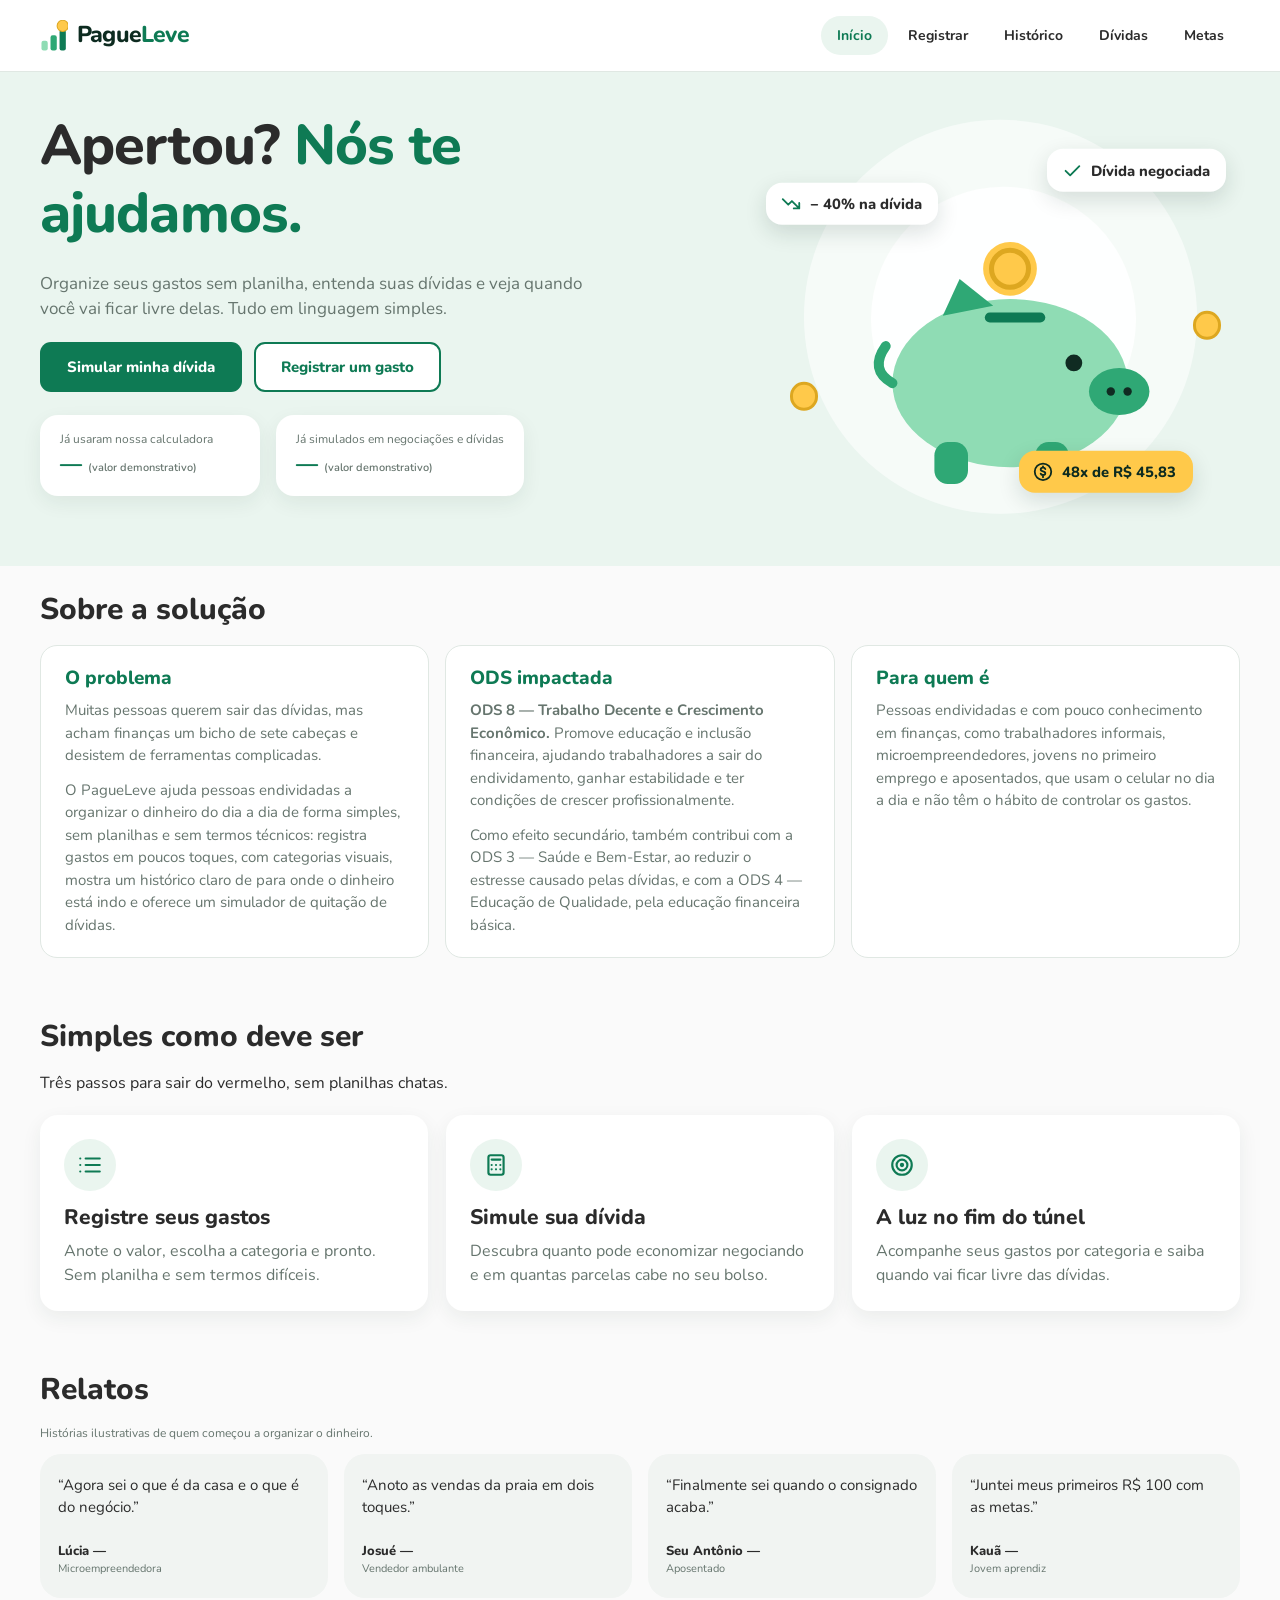
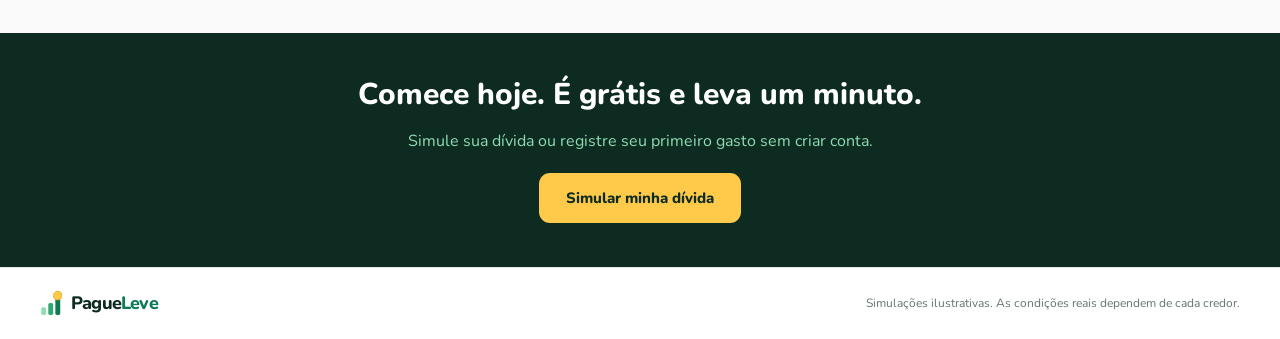
<file: index.html>
<!DOCTYPE html>
<html lang="pt-BR">
<head>
    <meta charset="UTF-8">
    <meta name="viewport" content="width=device-width, initial-scale=1.0">
    <meta name="description" content="PagueLeve: organize seus gastos sem planilha, entenda suas dívidas e veja quando você vai ficar livre delas.">
    <title>PagueLeve — Controle financeiro sem complicação</title>

    <link rel="stylesheet" href="css/base.css">
    <link rel="stylesheet" href="css/paginas.css">
    <link rel="icon" type="image/svg+xml" href="assets/img/favicon.svg">
</head>
<body>

    <header class="cabecalho">
        <a href="index.html" class="logo">Pague<span>Leve</span></a>

        <nav class="menu" aria-label="Navegação principal">
            <ul>
                <li><a href="index.html" aria-current="page">Início</a></li>
                <li><a href="registrar.html">Registrar</a></li>
                <li><a href="historico.html">Histórico</a></li>
                <li><a href="dividas.html">Dívidas</a></li>
                <li><a href="metas.html">Metas</a></li>
            </ul>
        </nav>
    </header>

    <main>

        <section id="inicio" class="secao-inicio">
            <h1>Apertou? <span>Nós te ajudamos.</span></h1>
            <p>
                Organize seus gastos sem planilha, entenda suas dívidas e veja quando
                você vai ficar livre delas. Tudo em linguagem simples.
            </p>

            <div class="botoes-inicio">
                <a href="dividas.html" class="botao botao-primario">Simular minha dívida</a>
                <a href="registrar.html" class="botao botao-secundario">Registrar um gasto</a>
            </div>

            <div class="contadores">
                <div class="contador">
                    <p class="contador-rotulo">Já usaram nossa calculadora</p>
                    <p class="contador-valor">— <small>(valor demonstrativo)</small></p>
                </div>
                <div class="contador">
                    <p class="contador-rotulo">Já simulados em negociações e dívidas</p>
                    <p class="contador-valor">— <small>(valor demonstrativo)</small></p>
                </div>
            </div>

            <div class="hero__ilustracao" aria-hidden="true">
                <img class="hero__cofrinho" src="assets/img/cofrinho.svg" alt="">
                <span class="flutuante flutuante--desconto">
                    <svg class="icone" width="22" height="22" viewBox="0 0 24 24" fill="none" stroke="currentColor" stroke-width="2" stroke-linecap="round" stroke-linejoin="round"><path d="M3 7l6 6 4-4 8 8M21 11v6h-6"/></svg>
                    − 40% na dívida
                </span>
                <span class="flutuante flutuante--ok">
                    <svg class="icone" width="22" height="22" viewBox="0 0 24 24" fill="none" stroke="currentColor" stroke-width="2" stroke-linecap="round" stroke-linejoin="round"><path d="M5 12l5 5L20 7"/></svg>
                    Dívida negociada
                </span>
                <span class="flutuante flutuante--parcelas">
                    <svg class="icone" width="22" height="22" viewBox="0 0 24 24" fill="none" stroke="currentColor" stroke-width="2" stroke-linecap="round" stroke-linejoin="round"><circle cx="12" cy="12" r="9"/><path d="M14.5 9a2.5 2 0 0 0-2.5-1.5c-1.5 0-2.5.8-2.5 2s1 1.7 2.5 2 2.5.8 2.5 2-1 2-2.5 2a2.5 2 0 0 1-2.5-1.5M12 6v1.5M12 16.5V18"/></svg>
                    48x de R$ 45,83
                </span>
                <span class="moeda-solta moeda-solta--a"></span>
                <span class="moeda-solta moeda-solta--b"></span>
            </div>
            
        </section>

        <section id="sobre" class="secao-sobre">
            <h2>Sobre a solução</h2>

            <article class="sobre-bloco">
                <h3>O problema</h3>
                <p>
                    Muitas pessoas querem sair das dívidas, mas acham finanças um bicho de
                    sete cabeças e desistem de ferramentas complicadas.
                </p>
                <p>
                    O PagueLeve ajuda pessoas endividadas a organizar o dinheiro do dia a dia
                    de forma simples, sem planilhas e sem termos técnicos: registra gastos em
                    poucos toques, com categorias visuais, mostra um histórico claro de para
                    onde o dinheiro está indo e oferece um simulador de quitação de dívidas.
                </p>
            </article>

            <article class="sobre-bloco">
                <h3>ODS impactada</h3>
                <p>
                    <strong>ODS 8 — Trabalho Decente e Crescimento Econômico.</strong>
                    Promove educação e inclusão financeira, ajudando trabalhadores a sair do
                    endividamento, ganhar estabilidade e ter condições de crescer profissionalmente.
                </p>
                <p>
                    Como efeito secundário, também contribui com a ODS 3 — Saúde e Bem-Estar,
                    ao reduzir o estresse causado pelas dívidas, e com a ODS 4 — Educação de
                    Qualidade, pela educação financeira básica.
                </p>
            </article>

            <article class="sobre-bloco">
                <h3>Para quem é</h3>
                <p>
                    Pessoas endividadas e com pouco conhecimento em finanças, como trabalhadores
                    informais, microempreendedores, jovens no primeiro emprego e aposentados, que
                    usam o celular no dia a dia e não têm o hábito de controlar os gastos.
                </p>
            </article>
        </section>

        <section id="como-funciona" class="secao-como-funciona">
            <h2>Simples como deve ser</h2>
            <p>Três passos para sair do vermelho, sem planilhas chatas.</p>

            <ol class="passos">
                <li class="passo">
                    <h3>Registre seus gastos</h3>
                    <p>Anote o valor, escolha a categoria e pronto. Sem planilha e sem termos difíceis.</p>
                </li>
                <li class="passo">
                    <h3>Simule sua dívida</h3>
                    <p>Descubra quanto pode economizar negociando e em quantas parcelas cabe no seu bolso.</p>
                </li>
                <li class="passo">
                    <h3>A luz no fim do túnel</h3>
                    <p>Acompanhe seus gastos por categoria e saiba quando vai ficar livre das dívidas.</p>
                </li>
            </ol>
        </section>

        <section id="relatos" class="secao-relatos">
            <h2>Relatos</h2>
            <p class="aviso-ilustrativo">Histórias ilustrativas de quem começou a organizar o dinheiro.</p>

            <div class="cards-relato">
                <blockquote class="card-relato">
                    <p>“Agora sei o que é da casa e o que é do negócio.”</p>
                    <footer>Lúcia — <span>Microempreendedora</span></footer>
                </blockquote>
                <blockquote class="card-relato">
                    <p>“Anoto as vendas da praia em dois toques.”</p>
                    <footer>Josué — <span>Vendedor ambulante</span></footer>
                </blockquote>
                <blockquote class="card-relato">
                    <p>“Finalmente sei quando o consignado acaba.”</p>
                    <footer>Seu Antônio — <span>Aposentado</span></footer>
                </blockquote>
                <blockquote class="card-relato">
                    <p>“Juntei meus primeiros R$ 100 com as metas.”</p>
                    <footer>Kauã — <span>Jovem aprendiz</span></footer>
                </blockquote>
            </div>
        </section>

        <section class="secao-chamada">
            <h2>Comece hoje. É grátis e leva um minuto.</h2>
            <p>Simule sua dívida ou registre seu primeiro gasto sem criar conta.</p>
            <a href="dividas.html" class="botao botao-amarelo">Simular minha dívida</a>
        </section>

    </main>

    <footer class="rodape">
        <p class="logo">Pague<span>Leve</span></p>
        <p>Simulações ilustrativas. As condições reais dependem de cada credor.</p>
    </footer>

</body>
</html>
</file>
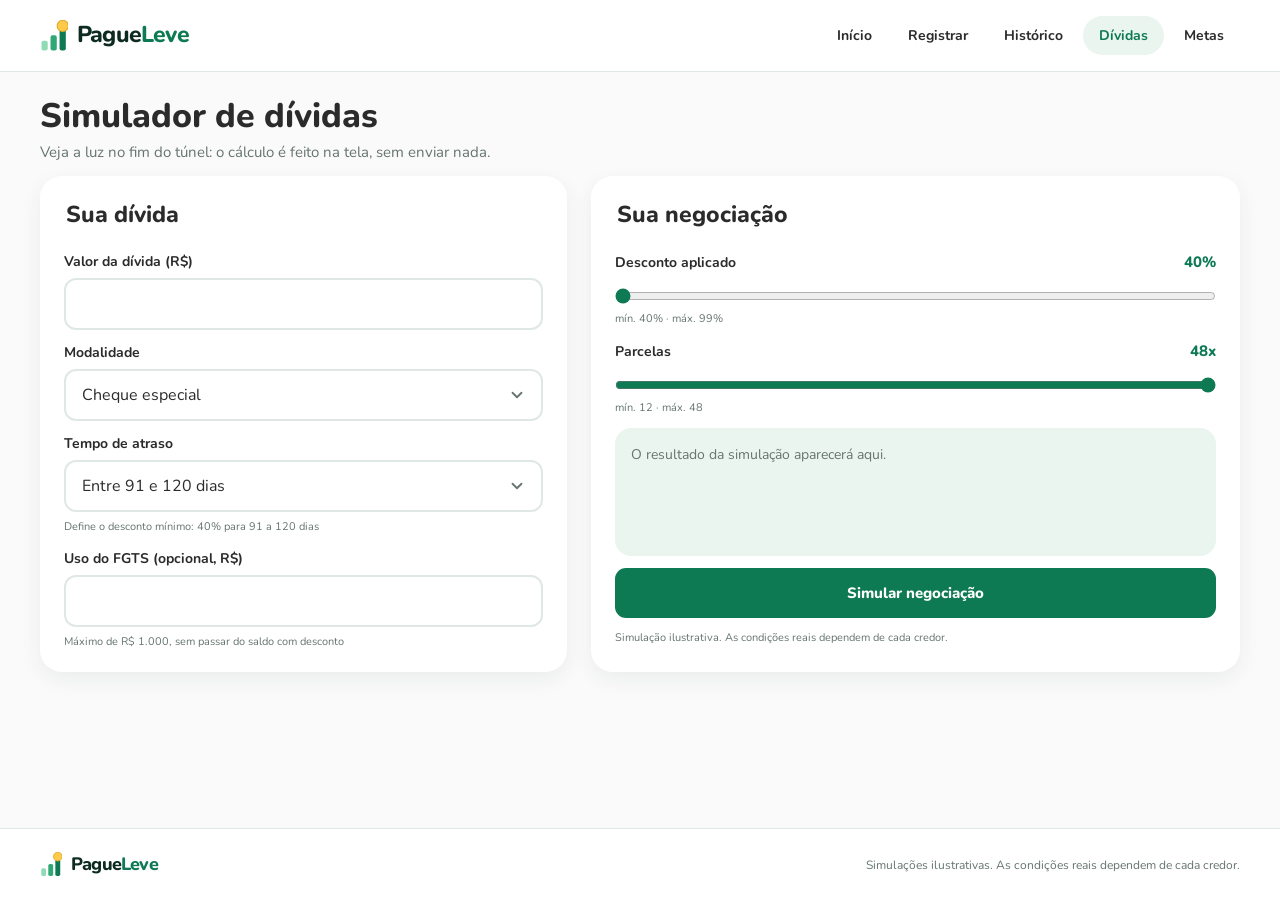
<file: dividas.html>
<!DOCTYPE html>
<html lang="pt-BR">
<head>
    <meta charset="UTF-8">
    <meta name="viewport" content="width=device-width, initial-scale=1.0">
    <title>Simulador de dívidas — PagueLeve</title>

    <link rel="stylesheet" href="css/base.css">
    <link rel="stylesheet" href="css/paginas.css">
    <link rel="icon" type="image/svg+xml" href="assets/img/favicon.svg">
</head>
<body>


    <header class="cabecalho">
        <a href="index.html" class="logo">Pague<span>Leve</span></a>

        <nav class="menu" aria-label="Navegação principal">
            <ul>
                <li><a href="index.html">Início</a></li>
                <li><a href="registrar.html">Registrar</a></li>
                <li><a href="historico.html">Histórico</a></li>
                <li><a href="dividas.html" aria-current="page">Dívidas</a></li>
                <li><a href="metas.html">Metas</a></li>
            </ul>
        </nav>
    </header>

    <main>

        <section id="dividas" class="secao-dividas">
            <h1>Simulador de dívidas</h1>
            <p>Veja a luz no fim do túnel: o cálculo é feito na tela, sem enviar nada.</p>

            <form id="form-simulador" class="formulario">

                <fieldset id="etapa-dados" class="simulador-etapa sua-divida">
                    <legend>Sua dívida</legend>

                    <div class="campo">
                        <label for="sim-valor">Valor da dívida (R$)</label>
                        <input type="number" id="sim-valor" name="sim-valor" min="0" step="0.01">
                    </div>

                    <div class="campo">
                        <label for="sim-modalidade">Modalidade</label>
                        <select id="sim-modalidade" name="sim-modalidade">
                            <option value="cheque especial">Cheque especial</option>
                        </select>
                    </div>

                    <div class="campo">
                        <label for="sim-atraso">Tempo de atraso</label>
                        <select id="sim-atraso" name="sim-atraso" aria-describedby="ajuda-atraso">
                            <option value="91-120">Entre 91 e 120 dias</option>

                        </select>
                        <small id="ajuda-atraso">Define o desconto mínimo: 40% para 91 a 120 dias</small>
                    </div>

                    <div class="campo">
                        <label for="sim-fgts">Uso do FGTS (opcional, R$)</label>
                        <input type="number" id="sim-fgts" name="sim-fgts" min="0" step="0.01" aria-describedby="ajuda-fgts">
                        <small id="ajuda-fgts">Máximo de R$ 1.000, sem passar do saldo com desconto</small>
                    </div>

                    <button type="button" id="botao-continuar" class="botao botao-primario apenas-mobile">Continuar</button>
                </fieldset>

                <fieldset id="etapa-negociacao" class="simulador-etapa sua-negociacao">
                    <legend>Sua negociação</legend>
                    <p class="apenas-mobile">Ajuste o desconto e as parcelas.</p>


                    <p id="resumo-dados-simulador" class="apenas-mobile"></p>

                    <div class="campo">
                        <label for="sim-desconto">Desconto aplicado</label>

                        <output id="sim-desconto-valor" for="sim-desconto">40%</output>
                        <input type="range" id="sim-desconto" name="sim-desconto" min="40" max="99" step="1" value="40">
                        <small>mín. 40% · máx. 99%</small>
                    </div>

                    <div class="campo">
                        <label for="sim-parcelas">Parcelas</label>
                        <output id="sim-parcelas-valor" for="sim-parcelas">48x</output>
                        <input type="range" id="sim-parcelas" name="sim-parcelas" min="12" max="48" step="1" value="48">
                        <small>mín. 12 · máx. 48</small>
                    </div>

                    <div id="resultado-simulador" class="resultado-simulador"></div>


                    <button type="submit" class="botao botao-primario apenas-desktop">Simular negociação</button>

                    <button type="button" id="botao-simular-de-novo" class="botao botao-primario apenas-mobile">Simular de novo</button>
                    <p class="aviso-ilustrativo">Simulação ilustrativa. As condições reais dependem de cada credor.</p>
                </fieldset>
            </form>
        </section>

    </main>


    <footer class="rodape">

        <p class="logo">Pague<span>Leve</span></p>
        <p>Simulações ilustrativas. As condições reais dependem de cada credor.</p>
    </footer>

    <script src="js/app.js"></script>
</body>
</html>
</file>
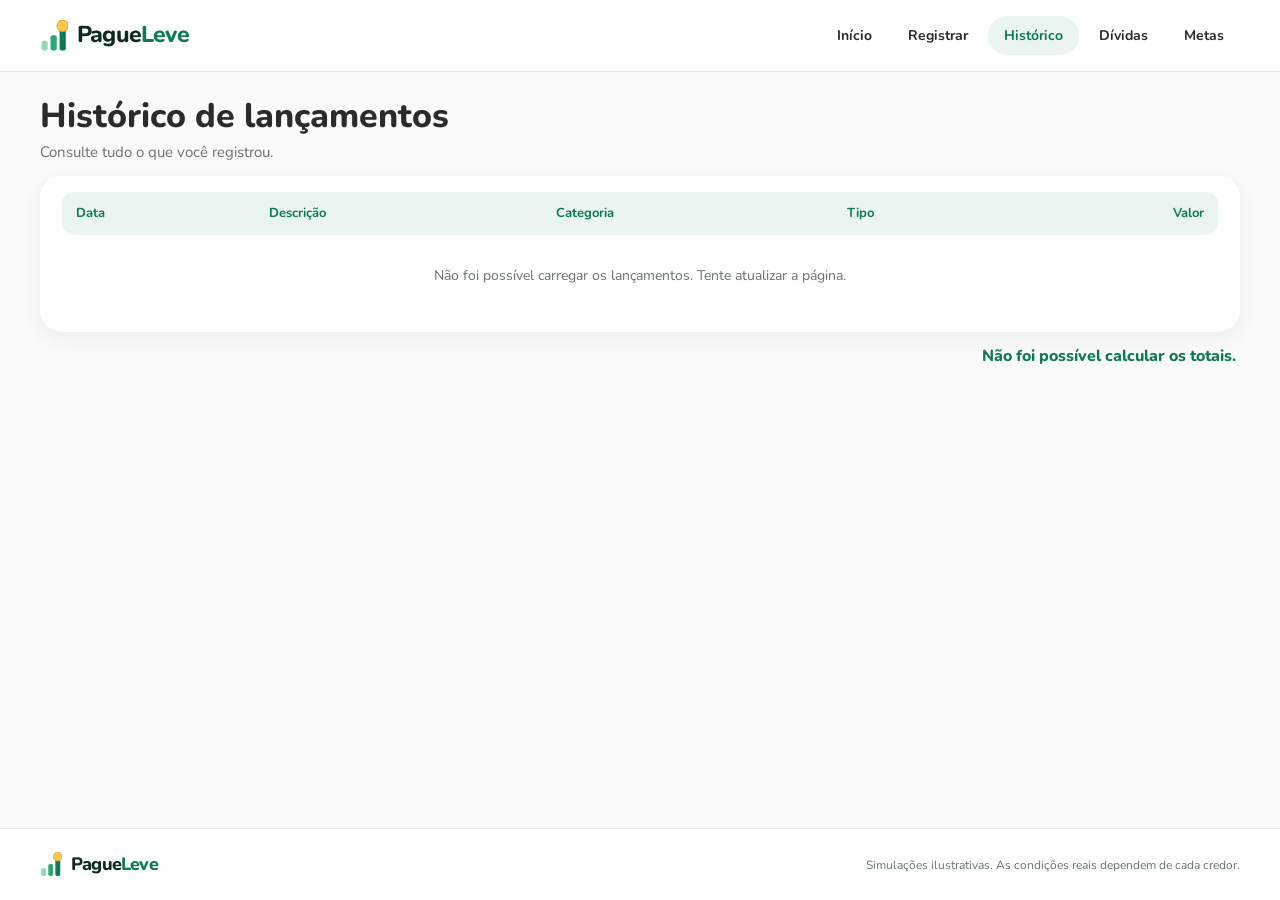
<file: historico.html>
<!DOCTYPE html>
<html lang="pt-BR">
<head>
    <meta charset="UTF-8">
    <meta name="viewport" content="width=device-width, initial-scale=1.0">
    <title>Histórico de lançamentos — PagueLeve</title>

    <link rel="stylesheet" href="css/base.css">
    <link rel="stylesheet" href="css/paginas.css">
    <link rel="icon" type="image/svg+xml" href="assets/img/favicon.svg">
</head>
<body>

    <header class="cabecalho">
        <a href="index.html" class="logo">Pague<span>Leve</span></a>

        <nav class="menu" aria-label="Navegação principal">
            <ul>
                <li><a href="index.html">Início</a></li>
                <li><a href="registrar.html">Registrar</a></li>
                <li><a href="historico.html" aria-current="page">Histórico</a></li>
                <li><a href="dividas.html">Dívidas</a></li>
                <li><a href="metas.html">Metas</a></li>
            </ul>
        </nav>
    </header>

    <main>

        <section id="historico" class="secao-historico">
            <h1>Histórico de lançamentos</h1>
            <p>Consulte tudo o que você registrou.</p>

            <table class="tabela-lancamentos">
                <thead>
                    <tr>
                        <th scope="col">Data</th>
                        <th scope="col">Descrição</th>
                        <th scope="col">Categoria</th>
                        <th scope="col">Tipo</th>
                        <th scope="col">Valor</th>
                    </tr>
                </thead>
                <tbody id="lista-lancamentos">
                    <tr>
                        <td colspan="5">Nenhum lançamento carregado ainda.</td>
                    </tr>
                </tbody>
            </table>

            <p id="totais-historico" class="totais"></p>

            <a href="registrar.html" class="botao-flutuante apenas-mobile" aria-label="Registrar lançamento">+</a>
        </section>

    </main>

    <footer class="rodape">
        <p class="logo">Pague<span>Leve</span></p>
        <p>Simulações ilustrativas. As condições reais dependem de cada credor.</p>
    </footer>

    <script src="js/lista.js"></script>
    <script src="js/app.js"></script>
</body>
</html>
</file>
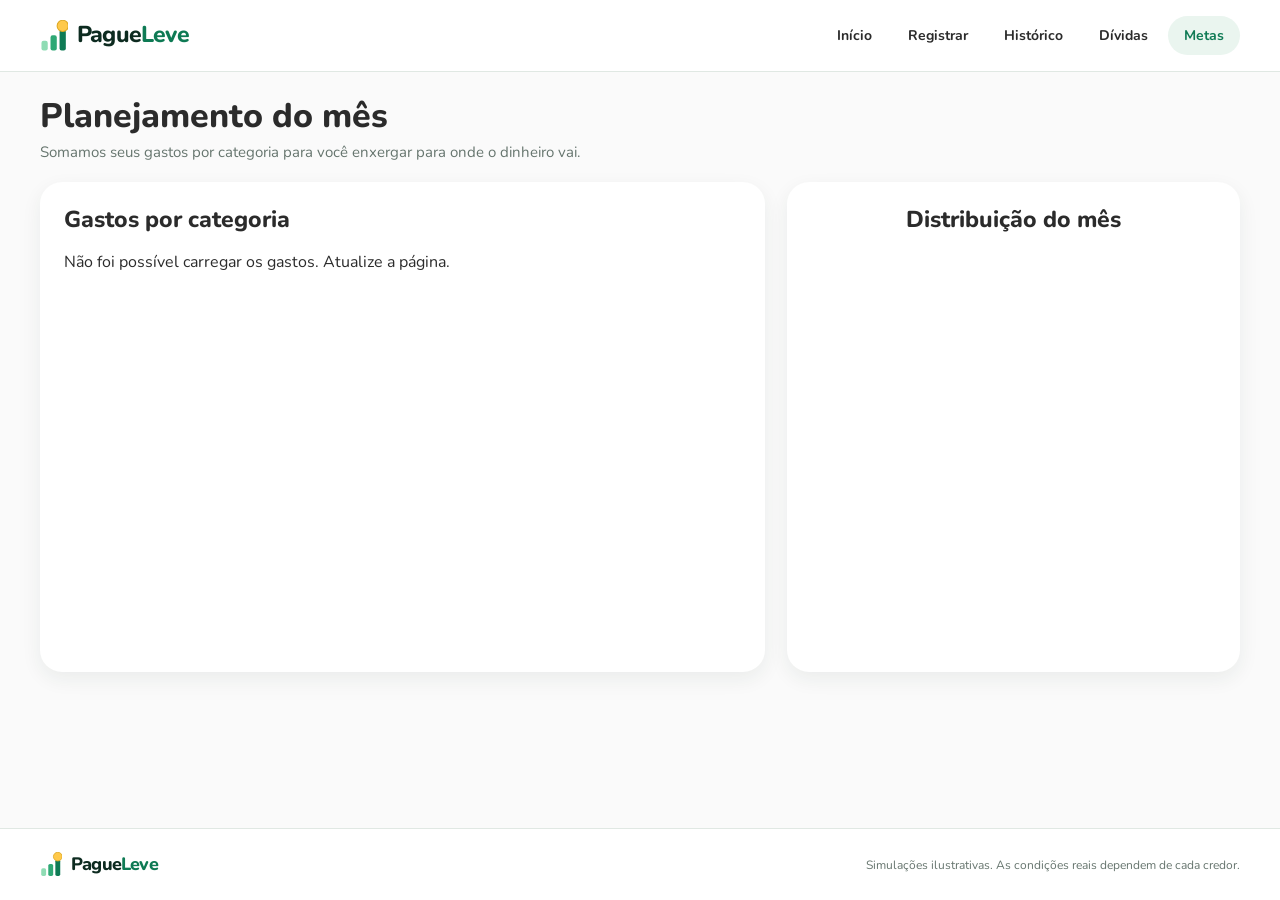
<file: metas.html>
<!DOCTYPE html>
<html lang="pt-BR">
<head>
    <meta charset="UTF-8">
    <meta name="viewport" content="width=device-width, initial-scale=1.0">
    <title>Planejamento do mês — PagueLeve</title>

    <link rel="stylesheet" href="css/base.css">
    <link rel="stylesheet" href="css/paginas.css">
    <link rel="icon" type="image/svg+xml" href="assets/img/favicon.svg">
</head>
<body>

    <header class="cabecalho">
        <a href="index.html" class="logo">Pague<span>Leve</span></a>

        <nav class="menu" aria-label="Navegação principal">
            <ul>
                <li><a href="index.html">Início</a></li>
                <li><a href="registrar.html">Registrar</a></li>
                <li><a href="historico.html">Histórico</a></li>
                <li><a href="dividas.html">Dívidas</a></li>
                <li><a href="metas.html" aria-current="page">Metas</a></li>
            </ul>
        </nav>
    </header>

    <main>

        <section id="metas" class="secao-metas">
            <h1>Planejamento do mês</h1>
            <p>Somamos seus gastos por categoria para você enxergar para onde o dinheiro vai.</p>

            <div class="painel-categorias">
                <h2>Gastos por categoria</h2>

                <p id="total-mes"></p>


                <div id="resumo-categorias"></div>


                <p id="dica-planejamento"></p>
            </div>

            <div class="painel-distribuicao apenas-desktop">
                <h2>Distribuição do mês</h2>
                <div id="grafico-distribuicao"></div>
            </div>
        </section>

    </main>

    <footer class="rodape">

        <p class="logo">Pague<span>Leve</span></p>
        <p>Simulações ilustrativas. As condições reais dependem de cada credor.</p>
    </footer>

    <script src="js/lista.js"></script>
    <script src="js/app.js"></script>
</body>
</html>
</file>
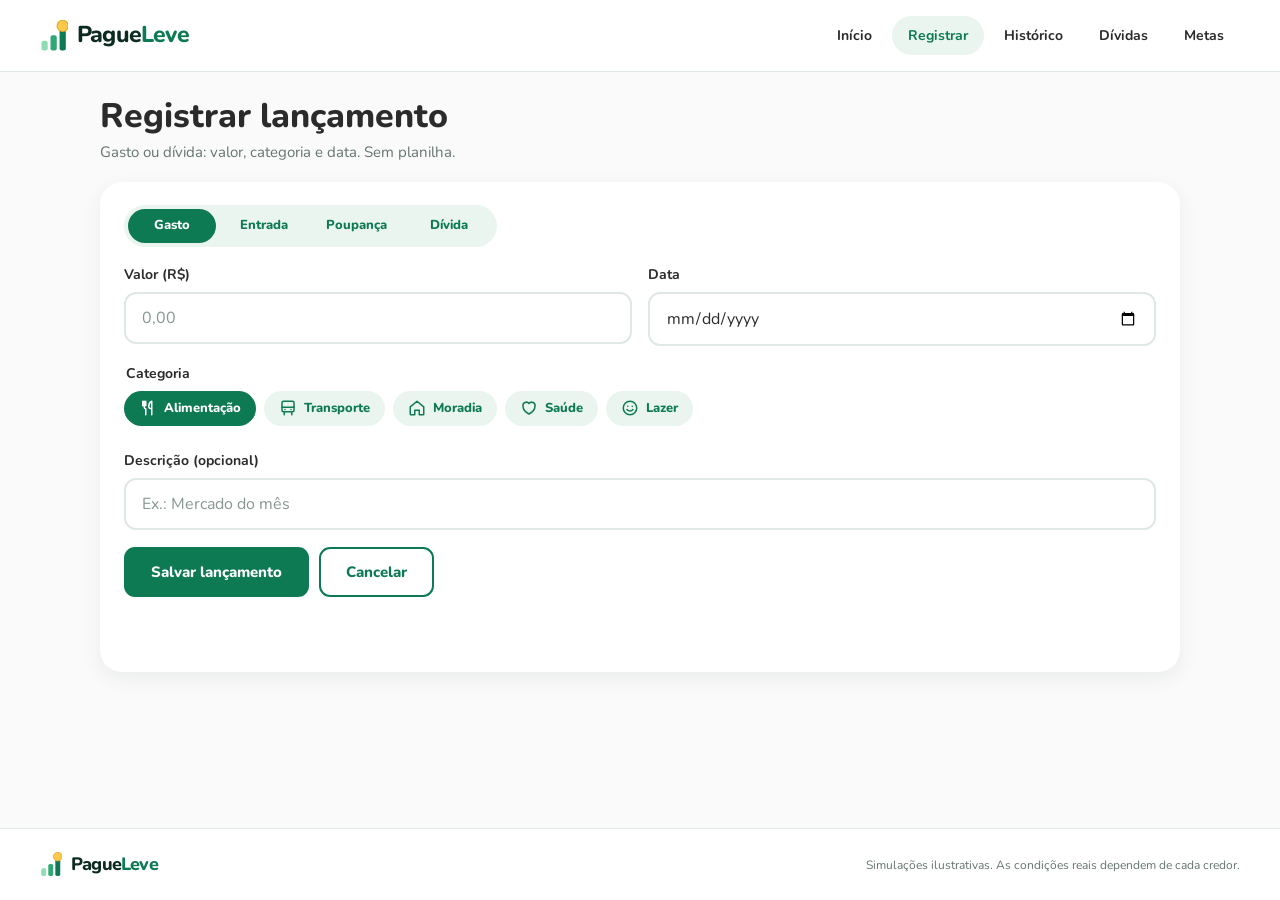
<file: registrar.html>
<!DOCTYPE html>
<html lang="pt-BR">
<head>
    <meta charset="UTF-8">
    <meta name="viewport" content="width=device-width, initial-scale=1.0">
    <title>Registrar lançamento — PagueLeve</title>

    <link rel="stylesheet" href="css/base.css">
    <link rel="stylesheet" href="css/paginas.css">
    <link rel="icon" type="image/svg+xml" href="assets/img/favicon.svg">
</head>
<body>

    <header class="cabecalho">
        <a href="index.html" class="logo">Pague<span>Leve</span></a>

        <nav class="menu" aria-label="Navegação principal">
            <ul>
                <li><a href="index.html">Início</a></li>
                <li><a href="registrar.html" aria-current="page">Registrar</a></li>
                <li><a href="historico.html">Histórico</a></li>
                <li><a href="dividas.html">Dívidas</a></li>
                <li><a href="metas.html">Metas</a></li>
            </ul>
        </nav>
    </header>

    <main>

        <section id="registrar" class="secao-registrar">
            <h1>Registrar lançamento</h1>
            <p>Gasto ou dívida: valor, categoria e data. Sem planilha.</p>

            <form id="form-lancamento" class="formulario">

                <fieldset id="tipo" class="campo grupo-opcoes controle-tipo">
                    <legend>Tipo</legend>
                    <label class="opcao">
                        <input type="radio" name="tipo" value="gasto" checked required>
                        <span>Gasto</span>
                    </label>
                    <label class="opcao">
                        <input type="radio" name="tipo" value="entrada">
                        <span>Entrada</span>
                    </label>
                    <label class="opcao">
                        <input type="radio" name="tipo" value="poupança">
                        <span>Poupança</span>
                    </label>
                    <label class="opcao">
                        <input type="radio" name="tipo" value="dívida">
                        <span>Dívida</span>
                    </label>
                </fieldset>

                <div class="campo">
                    <label for="valor">Valor (R$)</label>
                    <input type="number" id="valor" name="valor" min="0" step="0.01" placeholder="0,00" required>
                </div>

                <div class="campo">
                    <label for="data">Data</label>
                    <input type="date" id="data" name="data" required>
                </div>

                <fieldset id="categoria" class="campo grupo-opcoes categorias">
                    <legend>Categoria</legend>
                    <label class="opcao">
                        <input type="radio" name="categoria" value="alimentação" checked required>
                        <span>Alimentação</span>
                    </label>
                    <label class="opcao">
                        <input type="radio" name="categoria" value="transporte">
                        <span>Transporte</span>
                    </label>
                    <label class="opcao">
                        <input type="radio" name="categoria" value="moradia">
                        <span>Moradia</span>
                    </label>
                    <label class="opcao">
                        <input type="radio" name="categoria" value="saúde">
                        <span>Saúde</span>
                    </label>
                    <label class="opcao">
                        <input type="radio" name="categoria" value="lazer">
                        <span>Lazer</span>
                    </label>
                </fieldset>

                <div class="campo">
                    <label for="descricao">Descrição (opcional)</label>
                    <input type="text" id="descricao" name="descricao" maxlength="100" placeholder="Ex.: Mercado do mês">
                </div>

                <div class="botoes-formulario">
                    <button type="submit" class="botao botao-primario">Salvar lançamento</button>
                    <button type="reset" class="botao botao-secundario apenas-desktop">Cancelar</button>
                </div>
            </form>
        </section>
    </main>


    <footer class="rodape">
        <p class="logo">Pague<span>Leve</span></p>
        <p>Simulações ilustrativas. As condições reais dependem de cada credor.</p>
    </footer>

    <script src="js/cadastro.js"></script>
    <script src="js/app.js"></script>
</body>
</html>
</file>
<file: css/base.css>
/* =========================================================
   PagueLeve · base.css
   Tokens do guia de design (Figma), reset, tipografia e componentes
   usados em TODAS as páginas: cabeçalho, menu, botões, formulários,
   cartões e rodapé. Estilos de cada página ficam em paginas.css.
   ========================================================= */
@import url('https://fonts.googleapis.com/css2?family=Nunito:wght@400;500;600;700;800&display=swap');

:root {
	/* marca */
	--verde: #0e7a54;
	--verde-medio: #2fa875;
	--verde-claro: #8fdcb4;
	--verde-palido: #eaf5ef;
	--verde-escuro: #0d2b20;
	--amarelo: #ffc94a;
	--azul: #063472;
	/* estados dos botões (guia de design) */
	--verde-hover: #0b6644;
	--verde-pressionado: #085238;
	--amarelo-hover: #f5b92e;
	--amarelo-pressionado: #e3a41b;
	/* neutras */
	--fundo: #fafafa;
	--texto: #2b2b2b;
	--texto-suave: #66756e;
	--branco: #ffffff;
	--borda: #e0e8e3;
	/* semânticas */
	--erro: #f13232;
	--erro-fundo: #fdecec;
	--sucesso: #4bb002;
	--sucesso-fundo: #eaf6e0;
	--aviso-fundo: #fff6cc;
	/* forma */
	--sombra: 0 7px 20px rgb(23 55 39 / 7%);
	--raio: 22px;
	--largura: 1200px;
}

*, *::before, *::after {
	box-sizing: border-box;
}

html {
	scroll-behavior: smooth;
}

body {
	display: flex;
	flex-direction: column;
	min-height: 100vh;
	min-width: 320px;
	margin: 0;
	color: var(--texto);
	background: var(--fundo);
	font: 400 16px/1.5 'Nunito', system-ui, sans-serif;
}

a {
	color: inherit;
}

button, input, select, textarea {
	font: inherit;
}

button, select {
	cursor: pointer;
}

button:disabled {
	cursor: not-allowed;
	opacity: .55;
}

:focus-visible {
	outline: 3px solid var(--amarelo);
	outline-offset: 3px;
}

img, svg {
	max-width: 100%;
}

h1, h2, h3, h4, p {
	margin-top: 0;
}

h1, h2, h3 {
	line-height: 1.22;
}

h1 {
	margin-bottom: 4px;
	font-size: clamp(27px, 3vw, 34px);
	font-weight: 800;
}

h2 {
	margin-bottom: 15px;
	font-size: 25px;
	font-weight: 800;
}

h3 {
	margin-bottom: 9px;
	font-size: 21px;
	font-weight: 800;
}

p {
	margin-bottom: 12px;
}

small {
	color: var(--texto-suave);
}

/* ---------- Cabeçalho e logo (72 px no desktop, 52 px no celular) ---------- */
.cabecalho {
	position: sticky;
	top: 0;
	z-index: 40;
	height: 72px;
	display: flex;
	align-items: center;
	justify-content: space-between;
	gap: 18px;
	padding: 0 max(24px, calc((100vw - var(--largura)) / 2));
	background: var(--branco);
	border-bottom: 1px solid var(--borda);
}

.logo {
	display: inline-flex;
	align-items: center;
	flex-shrink: 0;
	margin: 0;
	color: var(--verde-escuro);
	text-decoration: none;
	font-size: 23px;
	font-weight: 800;
	letter-spacing: -.8px;
	white-space: nowrap;
}

/* "Leve" em verde: <a class="logo">Pague<span>Leve</span></a> */
.logo span {
	color: var(--verde);
}

/* Marca oficial (barras + moeda), a mesma do favicon. */
.logo::before {
	content: '';
	width: 28px;
	height: 32px;
	flex-shrink: 0;
	margin-right: 9px;
	background: url('../assets/img/favicon.svg') center / contain no-repeat;
}

/* ---------- Menu: horizontal no desktop; barra fixa embaixo no celular ---------- */
.menu ul {
	display: flex;
	align-items: center;
	gap: 4px;
	margin: 0;
	padding: 0;
	list-style: none;
}

.menu a {
	display: flex;
	justify-content: center;
	align-items: center;
	min-height: 38px;
	padding: 9px 16px;
	border-radius: 100px;
	color: var(--texto);
	text-decoration: none;
	font-size: 14px;
	font-weight: 700;
	transition: background-color .15s ease, color .15s ease;
}

.menu a:hover {
	background: var(--fundo);
}

.menu a[aria-current='page'] {
	background: var(--verde-palido);
	color: var(--verde);
}

/* ---------- Botões (estados do guia: padrão, hover, pressionado, desabilitado) ---------- */
.botao {
	display: inline-flex;
	justify-content: center;
	align-items: center;
	gap: 8px;
	padding: 12px 25px;
	min-height: 50px;
	border: 2px solid transparent;
	border-radius: 11px;
	text-decoration: none;
	text-align: center;
	font-weight: 800;
	font-size: 15px;
	line-height: 1.2;
	transition: background-color .15s ease, border-color .15s ease, transform .15s ease;
}

.botao:active {
	transform: translateY(1px);
}

.botao-primario {
	background: var(--verde);
	color: var(--branco);
}

.botao-primario:hover {
	background: var(--verde-hover);
}

.botao-primario:active {
	background: var(--verde-pressionado);
}

.botao-secundario {
	background: var(--branco);
	border-color: var(--verde);
	color: var(--verde);
}

.botao-secundario:hover {
	background: var(--verde-palido);
}

.botao-secundario:active {
	background: var(--verde-claro);
	color: var(--verde-escuro);
}

.botao-amarelo {
	background: var(--amarelo);
	color: var(--verde-escuro);
}

.botao-amarelo:hover {
	background: var(--amarelo-hover);
}

.botao-amarelo:active {
	background: var(--amarelo-pressionado);
}

.botao:disabled {
	background: var(--borda);
	border-color: transparent;
	color: var(--texto-suave);
	opacity: 1;
	transform: none;
}

/* Mostrar só no celular / só no desktop. */
.apenas-mobile {
	display: none !important;
}

.aviso-ilustrativo {
	color: var(--texto-suave);
	font-size: 12px;
}

/* ---------- Cartões (painéis brancos) ---------- */
#form-lancamento, .painel-categorias, .painel-distribuicao {
	border-radius: var(--raio);
	background: var(--branco);
	box-shadow: var(--sombra);
}

/* ---------- Formulários ---------- */
.campo {
	min-width: 0;
}

.campo > label, .campo > legend, fieldset > legend {
	display: block;
	margin-bottom: 7px;
	font-size: 14px;
	color: var(--texto);
	font-weight: 700;
}

fieldset {
	min-width: 0;
	margin: 0;
	padding: 0;
	border: 0;
}

input:not([type='radio']):not([type='range']), select, textarea {
	width: 100%;
	min-width: 0;
	min-height: 51px;
	padding: 12px 16px;
	color: var(--texto);
	background: var(--branco);
	border: 2px solid var(--borda);
	border-radius: 12px;
	outline: none;
	transition: border-color .15s ease, box-shadow .15s ease;
}

input:not([type='radio']):not([type='range']):hover, select:hover, textarea:hover {
	border-color: #c9d6cf;
}

input:not([type='radio']):not([type='range']):focus, select:focus, textarea:focus {
	border-color: var(--verde);
	box-shadow: 0 0 0 3px rgb(14 122 84 / 12%);
}

input::placeholder {
	color: #87968f;
}

/* Erro só depois que a pessoa mexe no campo (e não em campos vazios ainda intocados). */
input:user-invalid, select:user-invalid {
	border-color: var(--erro);
}

.campo > small {
	display: block;
	margin-top: 7px;
	font-size: 11px;
}

select {
	appearance: none;
	padding-right: 44px;
	background-image: url("data:image/svg+xml,%3Csvg xmlns='http://www.w3.org/2000/svg' width='18' height='18' viewBox='0 0 24 24' fill='none' stroke='%2366756e' stroke-width='2.4' stroke-linecap='round' stroke-linejoin='round'%3E%3Cpath d='m6 9 6 6 6-6'/%3E%3C/svg%3E");
	background-position: right 15px center;
	background-repeat: no-repeat;
}

/* Botões de opção em forma de "chip" (categorias) e seletor de tipo. */
.grupo-opcoes {
	display: flex;
	flex-wrap: wrap;
	align-items: center;
	gap: 8px;
}

.grupo-opcoes > legend {
	width: 100%;
}

.grupo-opcoes .opcao {
	position: relative;
	display: inline-flex;
	cursor: pointer;
}

.grupo-opcoes .opcao input {
	position: absolute;
	width: 1px;
	height: 1px;
	opacity: 0;
}

.grupo-opcoes .opcao span {
	display: inline-flex;
	justify-content: center;
	align-items: center;
	gap: 7px;
	min-height: 38px;
	padding: 7px 15px;
	border-radius: 30px;
	background: var(--verde-palido);
	color: var(--verde);
	font-size: 13px;
	font-weight: 800;
	transition: background-color .15s ease, color .15s ease;
}

.grupo-opcoes .opcao:hover input:not(:checked) + span {
	background: var(--verde-claro);
}

.grupo-opcoes .opcao input:checked + span {
	background: var(--verde);
	color: var(--branco);
}

.grupo-opcoes .opcao input:focus-visible + span {
	outline: 3px solid var(--amarelo);
	outline-offset: 3px;
}

.controle-tipo {
	display: inline-flex;
	align-items: center;
	width: fit-content;
	max-width: 100%;
	gap: 4px;
	padding: 4px !important; /* Força o fundo a ficar bem justo nos botões */
	border-radius: 99px;
	background: var(--verde-palido);
}

.controle-tipo legend {
	display: none; /* Remove totalmente o espaço invisível do título */
}

.controle-tipo .opcao {
	margin: 0;
}

.controle-tipo .opcao span {
	min-width: 88px;
	min-height: 34px; /* Altura mais enxuta para o botão */
	padding: 6px 14px;
	background: transparent;
	border-radius: 99px;
	font-size: 13px;
	line-height: 1;
}


.controle-tipo .opcao:hover input:not(:checked) + span {
	background: rgb(143 220 180 / 45%);
}

.controle-tipo .opcao input:checked + span {
	background: var(--verde);
}

/* ---------- Rodapé ---------- */
.rodape {
	margin-top: auto;
	display: flex;
	align-items: center;
	justify-content: space-between;
	gap: 20px;
	padding: 22px max(40px, calc((100vw - var(--largura)) / 2));
	border-top: 1px solid var(--borda);
	background: var(--branco);
}

.rodape .logo {
	font-size: 18px;
}

.rodape .logo::before {
	width: 22px;
	height: 25px;
}

.rodape > p:last-child {
	margin: 0;
	color: var(--texto-suave);
	font-size: 12px;
}

/* ---------- Celular (Figma: 360 px) ---------- */
@media (max-width: 720px) {
	body {
		font-size: 15px;
		padding-bottom: calc(75px + env(safe-area-inset-bottom));
	}
	.cabecalho {
		height: 52px;
		padding: 0 16px;
		border-bottom: 0;
	}
	.cabecalho .logo {
		font-size: 20px;
	}
	.cabecalho .logo::before {
		width: 24px;
		height: 28px;
	}

	/* Menu vira barra fixa embaixo, com ícones (ordem do Figma: Início, Histórico, Registrar, Dívidas, Metas). */
	.menu {
		position: fixed;
		inset: auto 0 0;
		z-index: 100;
		height: calc(67px + env(safe-area-inset-bottom));
		padding-bottom: env(safe-area-inset-bottom);
		border-top: 1px solid var(--borda);
		background: var(--branco);
		box-shadow: 0 -2px 12px rgb(0 0 0 / 3%);
	}
	.menu ul {
		display: flex;
		width: 100%;
		height: 67px;
		gap: 0;
	}
	.menu li {
		min-width: 0;
		flex: 1;
	}
	.menu li:nth-child(1) { order: 1; }
	.menu li:nth-child(3) { order: 2; }
	.menu li:nth-child(2) { order: 3; }
	.menu li:nth-child(4) { order: 4; }
	.menu li:nth-child(5) { order: 5; }
	.menu a {
		flex-direction: column;
		gap: 3px;
		width: calc(100% - 4px);
		height: 60px;
		min-height: 0;
		margin: 3px 2px;
		padding: 6px 1px 4px;
		border-radius: 13px;
		color: var(--texto-suave);
		font-size: 11px;
		font-weight: 700;
	}
	.menu a::before {
		content: '';
		display: block;
		width: 22px;
		height: 22px;
		flex-shrink: 0;
		background: currentColor;
		mask: var(--icone) center / contain no-repeat;
		-webkit-mask: var(--icone) center / contain no-repeat;
	}
	.menu a[aria-current='page'] {
		color: var(--verde);
	}
	.menu a[href='index.html'] {
		--icone: url("data:image/svg+xml,%3Csvg xmlns='http://www.w3.org/2000/svg' width='24' height='24' viewBox='0 0 24 24' fill='none' stroke='black' stroke-width='2' stroke-linecap='round' stroke-linejoin='round'%3E%3Cpath d='M3 10.5 12 3l9 7.5V20a1 1 0 0 1-1 1h-5v-6H9v6H4a1 1 0 0 1-1-1z'/%3E%3C/svg%3E");
	}
	.menu a[href='historico.html'] {
		--icone: url("data:image/svg+xml,%3Csvg xmlns='http://www.w3.org/2000/svg' width='24' height='24' viewBox='0 0 24 24' fill='none' stroke='black' stroke-width='2' stroke-linecap='round' stroke-linejoin='round'%3E%3Cpath d='M8 6h13M8 12h13M8 18h13M3 6h.01M3 12h.01M3 18h.01'/%3E%3C/svg%3E");
	}
	.menu a[href='registrar.html'] {
		--icone: url("data:image/svg+xml,%3Csvg xmlns='http://www.w3.org/2000/svg' width='24' height='24' viewBox='0 0 24 24'%3E%3Cpath d='M12 4v16M4 12h16' fill='none' stroke='black' stroke-width='2.2' stroke-linecap='round'/%3E%3C/svg%3E");
	}
	.menu a[href='dividas.html'] {
		--icone: url("data:image/svg+xml,%3Csvg xmlns='http://www.w3.org/2000/svg' width='24' height='24' viewBox='0 0 24 24' fill='none' stroke='black' stroke-width='2' stroke-linecap='round' stroke-linejoin='round'%3E%3Crect x='5' y='3' width='14' height='18' rx='2'/%3E%3Cpath d='M8 7h8M8 12h.01M12 12h.01M16 12h.01M8 16h.01M12 16h.01M16 16h.01'/%3E%3C/svg%3E");
	}
	.menu a[href='metas.html'] {
		--icone: url("data:image/svg+xml,%3Csvg xmlns='http://www.w3.org/2000/svg' width='24' height='24' viewBox='0 0 24 24' fill='none' stroke='black' stroke-width='2' stroke-linecap='round' stroke-linejoin='round'%3E%3Ccircle cx='12' cy='12' r='9'/%3E%3Ccircle cx='12' cy='12' r='5'/%3E%3Ccircle cx='12' cy='12' r='1'/%3E%3C/svg%3E");
	}

	.apenas-desktop {
		display: none !important;
	}
	.apenas-mobile {
		display: block !important;
	}
	.botao-flutuante.apenas-mobile, button.apenas-mobile {
		display: flex !important;
	}
	/* O Figma reserva o rodapé completo para a página inicial. */
	.rodape {
		display: none;
	}
	body:has(.secao-inicio) .rodape {
		display: block;
		padding: 18px 16px;
	}
	.rodape > p:last-child {
		margin-top: 8px;
	}
	.botao {
		min-height: 51px;
	}
	.campo > label, .campo > legend, fieldset > legend {
		font-size: 14px;
	}
	input:not([type='radio']):not([type='range']), select, textarea {
		min-height: 54px;
	}
}

@media (max-width: 370px) {
	.menu a {
		font-size: 10px;
	}
	.menu a::before {
		width: 21px;
		height: 21px;
	}
}

@media (prefers-reduced-motion: reduce) {
	html {
		scroll-behavior: auto;
	}
	*, *::before, *::after {
		transition: none !important;
		animation: none !important;
	}
}
</file>
<file: css/paginas.css>
/* =========================================================
   PagueLeve · paginas.css
   Estilos específicos de cada página (carregue DEPOIS de base.css):
   Início, Registrar, Histórico, Dívidas e Metas.
   ========================================================= */

/* ---------- Contêineres das páginas internas ---------- */
.secao-registrar, .secao-historico, .secao-dividas, .secao-metas {
	width: min(var(--largura), calc(100% - 80px));
	margin: 24px auto 28px;
}

.secao-registrar > p, .secao-historico > p:not(.totais), .secao-dividas > p, .secao-metas > p {
	color: var(--texto-suave);
	font-size: 15px;
}

/* =========================================================
   INÍCIO
   ========================================================= */
.secao-inicio {
	--hero-margem: max(40px, calc((100vw - var(--largura)) / 2));
	--hero-arte: clamp(300px, 37vw, 480px);
	position: relative;
	overflow: hidden;
	min-height: calc(var(--hero-arte) * .875 + 80px);
	padding: 40px calc(var(--hero-margem) + var(--hero-arte) + 32px) 40px var(--hero-margem);
	background: var(--verde-palido);
}

.secao-inicio h1 {
	max-width: 560px;
	margin-bottom: 22px;
	font-size: clamp(38px, 4.4vw, 56px);
	letter-spacing: -.9px;
}

/* "Nós te ajudamos." em verde: <h1>Apertou? <span>Nós te ajudamos.</span></h1> */
.secao-inicio h1 span {
	color: var(--verde);
}

.secao-inicio > p {
	max-width: 565px;
	color: var(--texto-suave);
	font-size: 17px;
}

.botoes-inicio {
	display: flex;
	flex-wrap: wrap;
	gap: 12px;
	margin-top: 20px;
}

.contadores {
	display: flex;
	flex-wrap: wrap;
	gap: 16px;
	margin-top: 23px;
}

.contador {
	min-width: 220px;
	padding: 15px 20px;
	border-radius: 18px;
	background: var(--branco);
	box-shadow: var(--sombra);
}

.contador p {
	margin: 0;
}

.contador-rotulo {
	color: var(--texto-suave);
	font-size: 12px;
}

.contador-valor {
	color: var(--verde);
	font-size: 22px;
	font-weight: 800;
}

.contador-valor small {
	font-size: 11px;
	font-weight: 600;
}

/* Ilustração do cofrinho (assets/img/cofrinho.svg) com etiquetas flutuantes.
   Tudo é medido em % da caixa, então a arte escala junto com --hero-arte. */
.secao-inicio > .hero__ilustracao {
	position: absolute;
	z-index: 1;
	top: 50%;
	right: var(--hero-margem);
	width: var(--hero-arte);
	aspect-ratio: 480 / 420;
	transform: translateY(-50%);
}

.hero__ilustracao::before, .hero__ilustracao::after {
	content: '';
	position: absolute;
	aspect-ratio: 1;
	border-radius: 50%;
	background: var(--branco);
}

.hero__ilustracao::before {
	left: 8%;
	top: 2%;
	width: 83%;
	opacity: .6;
}

.hero__ilustracao::after {
	left: 22%;
	top: 18%;
	width: 56%;
	opacity: .95;
}

.hero__cofrinho {
	position: absolute;
	z-index: 1;
	left: 16%;
	top: 29%;
	width: 71%;
	height: auto;
}

.flutuante {
	position: absolute;
	z-index: 2;
	display: inline-flex;
	align-items: center;
	gap: 8px;
	padding: .7em 1.1em .7em .9em;
	border-radius: 16px;
	background: var(--branco);
	box-shadow: 0 8px 22px rgb(16 43 34 / 14%);
	color: var(--texto);
	font-size: clamp(11px, 1.15vw, 15px);
	font-weight: 800;
	white-space: nowrap;
}

.flutuante .icone {
	flex-shrink: 0;
	color: var(--verde);
}

.flutuante--desconto {
	left: 0;
	top: 17%;
}

.flutuante--ok {
	right: 3%;
	top: 9%;
}

.flutuante--parcelas {
	right: 10%;
	bottom: 8%;
	background: var(--amarelo);
	color: var(--verde-escuro);
}

.flutuante--parcelas .icone {
	color: var(--verde-escuro);
}

.moeda-solta {
	position: absolute;
	z-index: 2;
	width: 6%;
	aspect-ratio: 1;
	border-radius: 50%;
	background: var(--amarelo);
	border: 3px solid #dda720;
}

.moeda-solta--a {
	right: 4%;
	top: 48%;
}

.moeda-solta--b {
	left: 5%;
	bottom: 28%;
}

.secao-relatos, .secao-sobre, .secao-como-funciona {
	width: min(var(--largura), calc(100% - 80px));
	margin: 0 auto;
	padding: 26px 0 35px;
}

.secao-relatos h2, .secao-sobre h2, .secao-como-funciona h2 {
	font-size: 30px;
}

/* Sobre a solução: três blocos lado a lado. */
.secao-sobre {
	display: grid;
	grid-template-columns: repeat(3, minmax(0, 1fr));
	gap: 16px;
}

.secao-sobre > h2 {
	grid-column: 1 / -1;
	margin-bottom: 0;
}

.sobre-bloco {
	margin: 0;
	padding: 21px 24px;
	border: 1px solid var(--borda);
	border-radius: 17px;
	background: var(--branco);
}

.sobre-bloco h3 {
	color: var(--verde);
	font-size: 19px;
}

.sobre-bloco p {
	color: var(--texto-suave);
	font-size: 15px;
}

.sobre-bloco p:last-child {
	margin-bottom: 0;
}

/* Como funciona: cartões com ícone (lista, calculadora, meta). */
.passos {
	display: grid;
	grid-template-columns: repeat(3, minmax(0, 1fr));
	gap: 18px;
	margin: 20px 0 0;
	padding: 0;
	list-style: none;
}

.passo {
	min-height: 175px;
	padding: 24px;
	border-radius: 18px;
	background: var(--branco);
	box-shadow: var(--sombra);
}

.passo::before {
	content: '';
	display: block;
	width: 52px;
	height: 52px;
	margin-bottom: 14px;
	border-radius: 50%;
	background: var(--verde-palido) url("data:image/svg+xml,%3Csvg xmlns='http://www.w3.org/2000/svg' width='24' height='24' viewBox='0 0 24 24' fill='none' stroke='%230e7a54' stroke-width='2' stroke-linecap='round' stroke-linejoin='round'%3E%3Cpath d='M8 6h13M8 12h13M8 18h13M3 6h.01M3 12h.01M3 18h.01'/%3E%3C/svg%3E") center / 26px no-repeat;
}

.passo:nth-child(2)::before {
	background-image: url("data:image/svg+xml,%3Csvg xmlns='http://www.w3.org/2000/svg' width='24' height='24' viewBox='0 0 24 24' fill='none' stroke='%230e7a54' stroke-width='2' stroke-linecap='round' stroke-linejoin='round'%3E%3Crect x='5' y='3' width='14' height='18' rx='2'/%3E%3Cpath d='M8 7h8M8 12h.01M12 12h.01M16 12h.01M8 16h.01M12 16h.01M16 16h.01'/%3E%3C/svg%3E");
}

.passo:nth-child(3)::before {
	background-image: url("data:image/svg+xml,%3Csvg xmlns='http://www.w3.org/2000/svg' width='24' height='24' viewBox='0 0 24 24' fill='none' stroke='%230e7a54' stroke-width='2' stroke-linecap='round' stroke-linejoin='round'%3E%3Ccircle cx='12' cy='12' r='9'/%3E%3Ccircle cx='12' cy='12' r='5'/%3E%3Ccircle cx='12' cy='12' r='1'/%3E%3C/svg%3E");
}

.passo p {
	margin-bottom: 0;
	color: var(--texto-suave);
}

.cards-relato {
	display: grid;
	grid-template-columns: repeat(4, minmax(0, 1fr));
	gap: 16px;
}

.card-relato {
	display: flex;
	flex-direction: column;
	justify-content: space-between;
	gap: 17px;
	min-height: 144px;
	margin: 0;
	padding: 20px 18px;
	border-radius: 21px;
	background: #f1f4f2;
}

.card-relato p {
	margin: 0;
	font-size: 15px;
}

.card-relato footer {
	color: var(--texto);
	font-size: 13px;
	font-weight: 800;
}

.card-relato footer span {
	display: block;
	color: var(--texto-suave);
	font-size: 11px;
	font-weight: 400;
}

.secao-chamada {
	padding: 44px 20px;
	background: var(--verde-escuro);
	color: var(--branco);
	text-align: center;
}

.secao-chamada h2 {
	font-size: 30px;
}

.secao-chamada p {
	color: var(--verde-claro);
}

.secao-chamada .botao {
	margin-top: 8px;
}

/* =========================================================
   REGISTRAR: formulário (700 px) + quadro "Como fica salvo" (476 px)
   ========================================================= */
.secao-registrar {
	display: flex;
	flex-direction: column;
	width: min(1080px, calc(100% - 80px));
	margin: 24px auto 28px;
}

.secao-registrar > h1, .secao-registrar > p {
	grid-column: 1 / -1;
}

.secao-registrar > p {
	margin-bottom: 18px;
}

#form-lancamento {
	display: grid;
	grid-template-columns: repeat(2, minmax(0, 1fr));
	align-content: start;
	gap: 17px 16px;
	min-height: 490px;
	padding: 23px 24px;
}

#form-lancamento > .grupo-opcoes, #form-lancamento > .botoes-formulario,
#form-lancamento > .campo:has(#descricao) {
	grid-column: 1 / -1;
}

/* Alternativa para navegadores antigos sem :has(). */
#form-lancamento > .campo:nth-last-of-type(1) {
	grid-column: 1 / -1;
}

.categorias > legend {
	margin: 0 0 7px;
}

.categorias .opcao span {
	min-height: 35px;
}

/* Ícones das categorias (os mesmos do guia de design). */
.categorias .opcao span::before {
	content: '';
	width: 18px;
	height: 18px;
	flex-shrink: 0;
	background: currentColor;
	mask: var(--icone) center / contain no-repeat;
	-webkit-mask: var(--icone) center / contain no-repeat;
}

.categorias input[value='alimentação'] + span {
	--icone: url("data:image/svg+xml,%3Csvg xmlns='http://www.w3.org/2000/svg' width='24' height='24' viewBox='0 0 24 24' fill='none' stroke='black' stroke-width='2' stroke-linecap='round' stroke-linejoin='round'%3E%3Cpath d='M7 3v8a2 2 0 0 0 2 2v8M5 3v6M9 3v6M17 21V3c-2 1-4 3-4 7 0 2 1 3 4 3'/%3E%3C/svg%3E");
}

.categorias input[value='transporte'] + span {
	--icone: url("data:image/svg+xml,%3Csvg xmlns='http://www.w3.org/2000/svg' width='24' height='24' viewBox='0 0 24 24' fill='none' stroke='black' stroke-width='2' stroke-linecap='round' stroke-linejoin='round'%3E%3Crect x='4' y='3' width='16' height='14' rx='2'/%3E%3Cpath d='M4 11h16M7 21v-4M17 21v-4M8 14h.01M16 14h.01'/%3E%3C/svg%3E");
}

.categorias input[value='moradia'] + span {
	--icone: url("data:image/svg+xml,%3Csvg xmlns='http://www.w3.org/2000/svg' width='24' height='24' viewBox='0 0 24 24' fill='none' stroke='black' stroke-width='2' stroke-linecap='round' stroke-linejoin='round'%3E%3Cpath d='M3 10.5 12 3l9 7.5V20a1 1 0 0 1-1 1h-5v-6H9v6H4a1 1 0 0 1-1-1z'/%3E%3C/svg%3E");
}

.categorias input[value='saúde'] + span {
	--icone: url("data:image/svg+xml,%3Csvg xmlns='http://www.w3.org/2000/svg' width='24' height='24' viewBox='0 0 24 24' fill='none' stroke='black' stroke-width='2' stroke-linecap='round' stroke-linejoin='round'%3E%3Cpath d='M12 20s-8-4.5-8-10.5A4.5 4.5 0 0 1 12 6a4.5 4.5 0 0 1 8 3.5C20 15.5 12 20 12 20z'/%3E%3C/svg%3E");
}

.categorias input[value='lazer'] + span {
	--icone: url("data:image/svg+xml,%3Csvg xmlns='http://www.w3.org/2000/svg' width='24' height='24' viewBox='0 0 24 24' fill='none' stroke='black' stroke-width='2' stroke-linecap='round' stroke-linejoin='round'%3E%3Ccircle cx='12' cy='12' r='9'/%3E%3Cpath d='M8 14a5 5 0 0 0 8 0M9 9.5h.01M15 9.5h.01'/%3E%3C/svg%3E");
}

.botoes-formulario {
	display: flex;
	flex-wrap: wrap;
	gap: 10px;
}
/* =========================================================
   HISTÓRICO: tabela no desktop; cartões no celular
   ========================================================= */
.tabela-lancamentos {
	width: 100%;
	padding: 16px 22px;
	border-collapse: separate;
	border-spacing: 0;
	border-radius: var(--raio);
	background: var(--branco);
	box-shadow: var(--sombra);
}

.tabela-lancamentos th {
	padding: 12px 14px;
	background: var(--verde-palido);
	color: var(--verde);
	font-size: 13px;
	font-weight: 700;
	text-align: left;
}

.tabela-lancamentos th:first-child {
	border-radius: 12px 0 0 12px;
}

.tabela-lancamentos th:last-child {
	border-radius: 0 12px 12px 0;
}

.tabela-lancamentos th:nth-child(5), .tabela-lancamentos td:nth-child(5) {
	text-align: right;
}

.tabela-lancamentos td {
	padding: 16px 14px;
	font-size: 14px;
	overflow-wrap: anywhere;
}

.tabela-lancamentos td:nth-child(4) {
	color: var(--verde);
	font-weight: 700;
	text-transform: capitalize;
}

.tabela-lancamentos td:last-child {
	font-weight: 800;
	white-space: nowrap;
}

.tabela-lancamentos tbody tr + tr td {
	border-top: 1px solid #f0f4f1;
}

.tabela-lancamentos tbody tr:hover {
	background: #fbfdfc;
}

.tabela-lancamentos tbody td[colspan] {
	padding: 30px 14px;
	color: var(--texto-suave);
	text-align: center;
	font-weight: 400;
}

.totais {
	margin: 12px 4px;
	color: var(--verde);
	font-weight: 800;
	text-align: right;
}

/* =========================================================
   DÍVIDAS: simulador com dois painéis
   ========================================================= */
#form-simulador {
	display: grid;
	grid-template-columns: minmax(0, 1fr) minmax(0, 1.23fr);
	gap: 24px;
}

.simulador-etapa {
	display: flex;
	flex-direction: column;
	align-items: stretch;
	gap: 12px;
	min-height: 488px;
	padding: 22px 24px;
	border-radius: var(--raio);
	background: var(--branco);
	box-shadow: var(--sombra);
}

.simulador-etapa legend {
	float: left;
	width: 100%;
	font-size: 23px;
	font-weight: 800;
}

.simulador-etapa .campo {
	clear: both;
}

.simulador-etapa .campo label {
	margin-bottom: 6px;
}

/* Controles deslizantes: nome à esquerda, valor atual à direita. */
.sua-negociacao .campo {
	display: grid;
	grid-template-columns: minmax(0, 1fr) auto;
	column-gap: 12px;
	align-items: baseline;
}

.sua-negociacao .campo > label {
	grid-column: 1;
}

.sua-negociacao .campo > output {
	grid-column: 2;
	color: var(--verde);
	font-size: 15px;
	font-weight: 800;
}

.sua-negociacao .campo > input[type='range'] {
	grid-column: 1 / -1;
}

.sua-negociacao .campo > small {
	grid-column: 1 / -1;
}

.simulador-etapa input[type='range'] {
	display: block;
	width: 100%;
	margin: 9px 0 0;
	accent-color: var(--verde);
	cursor: pointer;
}

.simulador-etapa .campo small {
	font-size: 11px;
}

#resultado-simulador {
	min-height: 128px;
	padding: 16px;
	border-radius: 16px;
	background: var(--verde-palido);
	color: var(--verde);
	font-size: 14px;
}

#resultado-simulador:empty::before {
	content: 'O resultado da simulação aparecerá aqui.';
	color: var(--texto-suave);
}

#form-simulador .botao {
	width: 100%;
}

.simulador-etapa .aviso-ilustrativo {
	margin: 0;
	font-size: 11px;
}

/* =========================================================
   METAS: barras por categoria + gráfico de rosca
   ========================================================= */
.secao-metas {
	display: grid;
	grid-template-columns: minmax(0, 1.6fr) minmax(0, 1fr);
	gap: 0 22px;
}

.secao-metas > h1, .secao-metas > p {
	grid-column: 1 / -1;
}

.secao-metas > p {
	margin-bottom: 18px;
}

.painel-categorias, .painel-distribuicao {
	position: relative;
	min-height: 490px;
	padding: 24px;
}

.painel-categorias h2, .painel-distribuicao h2 {
	font-size: 23px;
}

.painel-categorias h2 {
	padding-right: 190px;
}

#total-mes {
	position: absolute;
	top: 30px;
	right: 24px;
	margin: 0;
	color: var(--verde);
	font-size: 14px;
	font-weight: 800;
	text-align: right;
}

#resumo-categorias {
	display: grid;
	gap: 17px;
	margin-top: 16px;
}

.linha-categoria {
	display: grid;
	gap: 7px;
}

.linha-categoria__cabecalho {
	display: flex;
	justify-content: space-between;
	align-items: baseline;
	gap: 10px;
	font-size: 14px;
}

.linha-categoria__cabecalho span {
	font-weight: 700;
}

.linha-categoria__cabecalho strong {
	color: var(--verde);
	font-size: 13px;
}

.barra-categoria {
	width: 100%;
	height: 10px;
	overflow: hidden;
	border-radius: 99px;
	background: var(--verde-palido);
}

.barra-categoria__preenchimento {
	height: 100%;
	border-radius: 99px;
	background: var(--amarelo);
}

#dica-planejamento {
	margin: 25px 0 0;
	padding: 13px 15px;
	border-radius: 15px;
	background: var(--verde-palido);
	color: var(--verde);
	font-size: 13px;
	font-weight: 700;
}

#dica-planejamento:empty {
	display: none;
}

.painel-distribuicao {
	text-align: center;
}

#grafico-distribuicao {
	width: 100%;
	margin: 20px auto;
}

.grafico-rosca {
	display: grid;
	place-items: center;
	width: min(245px, 85%);
	aspect-ratio: 1;
	margin: 0 auto 20px;
	border-radius: 50%;
	background: conic-gradient(var(--verde) 0 100%);
}

.grafico-rosca::before {
	content: '';
	width: 60%;
	aspect-ratio: 1;
	border-radius: 50%;
	background: var(--branco);
}

.legenda-grafico {
	display: grid;
	gap: 9px;
	padding: 0 20px;
	text-align: left;
}

.legenda-grafico p {
	display: flex;
	align-items: center;
	margin: 0;
	font-size: 15px;
	font-weight: 600;
}

/* =========================================================
   RESPONSIVO
   ========================================================= */

/* Tablet pequeno: a ilustração sai do lado e passa para baixo do texto. */
@media (max-width: 900px) {
	.secao-inicio {
		display: flex;
		flex-direction: column;
		min-height: 0;
		padding: 28px 24px 34px;
	}
	.secao-inicio > .hero__ilustracao {
		position: relative;
		top: auto;
		right: auto;
		order: 1;
		width: min(100%, 360px);
		margin: 26px auto 8px;
		transform: none;
	}
	.contadores {
		order: 2;
	}
	.flutuante {
		font-size: 12px;
	}
}

@media (max-width: 1000px) {
	.secao-sobre {
		grid-template-columns: 1fr;
	}
}

/* Telas intermediárias. */
@media (max-width: 1080px) and (min-width: 721px) {
	.secao-registrar {
		grid-template-columns: minmax(0, 1fr) minmax(0, .85fr);
	}
	.cards-relato {
		grid-template-columns: repeat(2, 1fr);
	}
	.painel-categorias h2 {
		padding-right: 0;
	}
	#total-mes {
		position: static;
		margin: -6px 0 6px;
		text-align: left;
	}
}

/* Celular: telas do Figma de 360 px. */
@media (max-width: 720px) {
	.secao-registrar, .secao-historico, .secao-dividas, .secao-metas {
		width: calc(100% - 32px);
		margin: 15px auto 20px;
	}
	.secao-registrar > h1, .secao-historico > h1, .secao-dividas > h1, .secao-metas > h1 {
		margin-bottom: 12px;
		font-size: 26px;
	}
	.secao-registrar > p, .secao-historico > p:not(.totais), .secao-dividas > p, .secao-metas > p {
		font-size: 13px;
	}

	/* Início */
	.secao-inicio {
		padding: 28px 16px 34px;
	}
	.secao-inicio h1 {
		max-width: 350px;
		margin-bottom: 18px;
		font-size: 39px;
	}
	.secao-inicio > p {
		font-size: 15px;
	}
	.botoes-inicio {
		display: grid;
		gap: 11px;
	}
	.botoes-inicio .botao {
		width: 100%;
	}
	.contadores {
		gap: 10px;
		margin-top: 16px;
	}
	.contador {
		flex: 1 1 145px;
		min-width: 0;
		padding: 13px;
	}
	.contador-valor {
		font-size: 18px;
	}
	.contador-valor small {
		font-size: 10px;
	}
	.secao-relatos, .secao-sobre, .secao-como-funciona {
		width: calc(100% - 32px);
		padding: 27px 0;
	}
	.secao-relatos h2, .secao-sobre h2, .secao-como-funciona h2 {
		font-size: 25px;
	}
	.secao-sobre {
		gap: 10px;
	}
	.cards-relato, .passos {
		grid-template-columns: 1fr;
		gap: 10px;
	}
	.card-relato {
		min-height: 115px;
		padding: 17px;
	}
	.passo {
		min-height: 0;
		padding: 17px;
	}
	.passo::before {
		width: 44px;
		height: 44px;
		background-size: 22px;
	}
	.sobre-bloco {
		padding: 17px;
	}
	.secao-chamada {
		padding: 30px 16px;
	}
	.secao-chamada h2 {
		font-size: 25px;
	}

	/* Registrar: sem cartão, campos com respiro, quatro tipos em uma linha. */
	.secao-registrar {
		display: block;
	}
	.secao-registrar > p {
		display: none;
	}
	#form-lancamento {
		min-height: 0;
		padding: 0;
		gap: 16px 12px;
		border-radius: 0;
		background: transparent;
		box-shadow: none;
	}
	#form-lancamento .controle-tipo {
		margin: 3px 0 2px;
	}
	.controle-tipo {
		display: grid;
		grid-template-columns: repeat(4, minmax(0, 1fr));
		width: 100%;
	}
	.controle-tipo .opcao {
		min-width: 0;
	}
	.controle-tipo .opcao span {
		width: 100%;
		min-width: 0;
		min-height: 44px;
		padding: 8px 3px;
		font-size: 12px;
	}
	.categorias {
		gap: 8px;
	}
	.categorias .opcao span {
		padding: 8px 13px;
		font-size: 13px;
	}
	.botoes-formulario .botao {
		width: 100%;
	}

	/* Histórico: cada linha da tabela vira um cartão. */
	.secao-historico > p:not(.totais) {
		display: none;
	}
	.tabela-lancamentos {
		display: block;
		padding: 0;
		background: transparent;
		box-shadow: none;
	}
	.tabela-lancamentos thead {
		display: none;
	}
	.tabela-lancamentos tbody {
		display: block;
	}
	.tabela-lancamentos tbody tr {
		position: relative;
		display: grid;
		grid-template-columns: 46px minmax(0, 1fr) auto;
		grid-template-rows: auto auto auto;
		column-gap: 12px;
		align-items: center;
		min-height: 75px;
		padding: 9px 0;
		background: transparent;
	}
	.tabela-lancamentos tbody tr::before {
		content: '';
		grid-column: 1;
		grid-row: 1 / span 3;
		width: 46px;
		height: 46px;
		border-radius: 50%;
		background: var(--verde-palido) url("data:image/svg+xml,%3Csvg xmlns='http://www.w3.org/2000/svg' width='24' height='24' viewBox='0 0 24 24' fill='none' stroke='%230e7a54' stroke-width='2' stroke-linecap='round' stroke-linejoin='round'%3E%3Cpath d='M3 7a2 2 0 0 1 2-2h13v4'/%3E%3Cpath d='M3 7v11a2 2 0 0 0 2 2h15a1 1 0 0 0 1-1v-9a1 1 0 0 0-1-1H5a2 2 0 0 1-2-2z'/%3E%3Ccircle cx='16.5' cy='14.5' r='1'/%3E%3C/svg%3E") center / 22px no-repeat;
	}
	.tabela-lancamentos tbody tr:hover {
		background: transparent;
	}
	.tabela-lancamentos tbody tr + tr td {
		border-top: 0;
	}
	.tabela-lancamentos tbody td {
		padding: 0;
		font-size: 14px;
	}
	.tabela-lancamentos tbody td:nth-child(1) {
		grid-column: 2;
		grid-row: 3;
		color: var(--texto-suave);
		font-size: 11px;
	}
	.tabela-lancamentos tbody td:nth-child(2) {
		grid-column: 2;
		grid-row: 1;
		font-size: 15px;
		font-weight: 700;
	}
	.tabela-lancamentos tbody td:nth-child(3) {
		grid-column: 2;
		grid-row: 2;
		color: var(--texto-suave);
		font-size: 12px;
	}
	.tabela-lancamentos tbody td:nth-child(4) {
		grid-column: 2;
		grid-row: 3;
		justify-self: end;
		color: var(--verde);
		font-size: 11px;
	}
	.tabela-lancamentos tbody td:nth-child(5) {
		grid-column: 3;
		grid-row: 1 / span 3;
		font-size: 14px;
		font-weight: 800;
	}
	.tabela-lancamentos tbody td[colspan] {
		grid-column: 1 / -1;
		grid-row: 1;
		padding: 18px 0;
		text-align: left;
	}
	.tabela-lancamentos tbody tr:has(td[colspan])::before {
		display: none;
	}
	.totais {
		margin: 12px 0;
		font-size: 12px;
		text-align: left;
	}
	.botao-flutuante {
		position: fixed;
		z-index: 50;
		right: 16px;
		bottom: calc(82px + env(safe-area-inset-bottom));
		align-items: center;
		justify-content: center;
		width: 59px;
		height: 59px;
		border-radius: 50%;
		background: var(--verde);
		box-shadow: var(--sombra);
		color: var(--branco);
		font-size: 30px;
		text-decoration: none;
	}
	.botao-flutuante:active {
		background: var(--verde-pressionado);
	}

	/* Simulador: uma etapa por vez (o JS alterna a classe .mostrando-resultado). */
	.secao-dividas > p {
		display: none;
	}
	#form-simulador {
		display: block;
	}
	.simulador-etapa {
		min-height: 0;
		padding: 0;
		gap: 15px;
		border-radius: 0;
		background: transparent;
		box-shadow: none;
	}
	.simulador-etapa legend {
		display: none;
	}
	.simulador-etapa .botao {
		margin-top: 2px;
	}
	#etapa-negociacao {
		display: none;
	}
	#form-simulador.mostrando-resultado #etapa-dados {
		display: none;
	}
	#form-simulador.mostrando-resultado #etapa-negociacao {
		display: flex;
	}
	#resumo-dados-simulador {
		margin: 0 0 3px;
		padding: 14px;
		border: 1px solid var(--borda);
		border-radius: 13px;
		background: var(--branco);
		font-size: 13px;
	}
	#resultado-simulador {
		min-height: 145px;
		padding: 14px;
	}

	/* Metas: total em destaque e barras abaixo. */
	.secao-metas {
		display: block;
	}
	.secao-metas > p {
		display: none;
	}
	.painel-categorias {
		min-height: 0;
		padding: 0;
		background: transparent;
		box-shadow: none;
	}
	.painel-categorias h2 {
		display: none;
	}
	#total-mes {
		position: static;
		display: block;
		margin: 5px 0 20px;
		padding: 17px 18px;
		border-radius: 20px;
		background: var(--verde);
		color: var(--branco);
		font-size: 22px;
		text-align: left;
	}
	#resumo-categorias {
		gap: 17px;
		margin-top: 16px;
	}
	#dica-planejamento {
		margin-top: 20px;
		font-size: 13px;
	}
}

@media (max-width: 370px) {
	.secao-inicio h1 {
		font-size: 36px;
	}
	.categorias .opcao span {
		padding-inline: 11px;
		font-size: 12px;
	}
}
</file>
